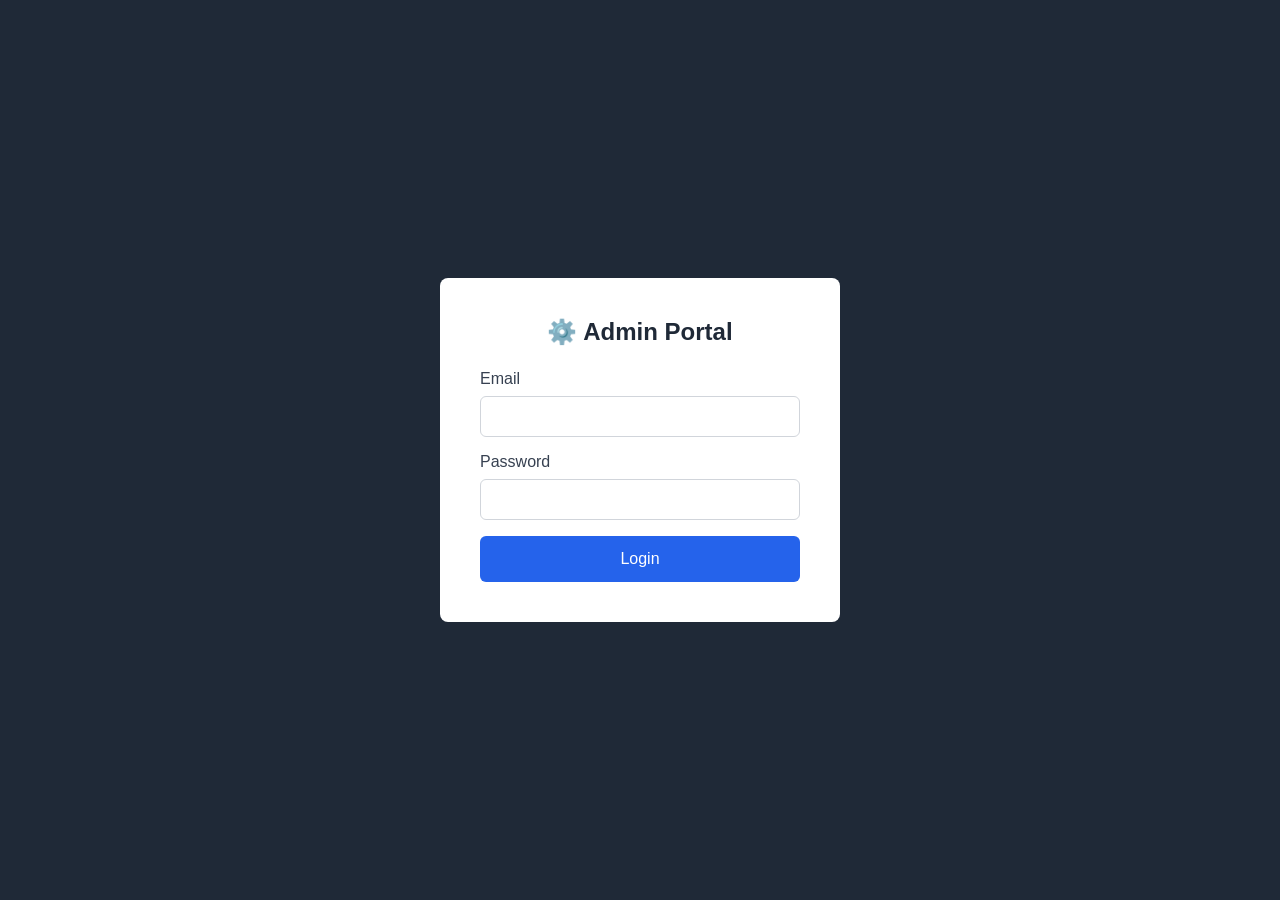
<file: frontend/admin/dashboard.html>
<!DOCTYPE html>
<html lang="en">
<head>
    <meta charset="UTF-8">
    <meta name="viewport" content="width=device-width, initial-scale=1.0">
    <title>Admin Dashboard - Smart Parking</title>
    <style>
        * { margin: 0; padding: 0; box-sizing: border-box; }
        body {
            font-family: -apple-system, BlinkMacSystemFont, 'Segoe UI', Roboto, sans-serif;
            background: #f3f4f6;
        }
        .header {
            background: #1f2937;
            color: white;
            padding: 1rem 2rem;
            display: flex;
            justify-content: space-between;
            align-items: center;
        }
        .sidebar {
            position: fixed;
            left: 0;
            top: 60px;
            width: 250px;
            height: calc(100vh - 60px);
            background: white;
            padding: 1.5rem;
            box-shadow: 2px 0 4px rgba(0,0,0,0.1);
        }
        .nav-item {
            padding: 0.75rem 1rem;
            margin-bottom: 0.5rem;
            border-radius: 0.375rem;
            cursor: pointer;
            color: #374151;
        }
        .nav-item:hover, .nav-item.active {
            background: #eff6ff;
            color: #2563eb;
        }
        .main-content {
            margin-left: 250px;
            padding: 2rem;
        }
        .stats-grid {
            display: grid;
            grid-template-columns: repeat(auto-fit, minmax(200px, 1fr));
            gap: 1.5rem;
            margin-bottom: 2rem;
        }
        .stat-card {
            background: white;
            padding: 1.5rem;
            border-radius: 0.5rem;
            box-shadow: 0 1px 3px rgba(0,0,0,0.1);
        }
        .stat-value {
            font-size: 2rem;
            font-weight: bold;
            color: #2563eb;
        }
        .stat-label {
            color: #6b7280;
            margin-top: 0.5rem;
        }
        .section {
            background: white;
            padding: 1.5rem;
            border-radius: 0.5rem;
            margin-bottom: 1.5rem;
            box-shadow: 0 1px 3px rgba(0,0,0,0.1);
        }
        table {
            width: 100%;
            border-collapse: collapse;
        }
        th, td {
            text-align: left;
            padding: 0.75rem;
            border-bottom: 1px solid #e5e7eb;
        }
        th {
            color: #6b7280;
            font-weight: 600;
        }
        .status {
            padding: 0.25rem 0.75rem;
            border-radius: 9999px;
            font-size: 0.875rem;
        }
        .status.available { background: #d1fae5; color: #065f46; }
        .status.occupied { background: #fee2e2; color: #991b1b; }
        .status.reserved { background: #fef3c7; color: #92400e; }
        button.action {
            padding: 0.5rem 1rem;
            background: #2563eb;
            color: white;
            border: none;
            border-radius: 0.375rem;
            cursor: pointer;
        }
    </style>
</head>
<body>
    <header class="header">
        <h2>⚙️ Smart Parking Admin</h2>
        <div>
            <span id="admin-name">Admin</span>
            <button onclick="logout()" style="margin-left: 1rem; padding: 0.5rem 1rem; background: #ef4444; color: white; border: none; border-radius: 0.375rem; cursor: pointer;">Logout</button>
        </div>
    </header>

    <nav class="sidebar">
        <div class="nav-item active" onclick="showSection('dashboard')">📊 Dashboard</div>
        <div class="nav-item" onclick="showSection('slots')">🅿️ Parking Slots</div>
        <div class="nav-item" onclick="showSection('reservations')">🎫 Reservations</div>
        <div class="nav-item" onclick="showSection('reports')">📈 Reports</div>
        <div class="nav-item" onclick="showSection('logs')">📋 System Logs</div>
    </nav>

    <main class="main-content">
        <!-- Dashboard Section -->
        <div id="dashboard-section">
            <h3 style="margin-bottom: 1.5rem;">Dashboard Overview</h3>
            <div class="stats-grid">
                <div class="stat-card">
                    <div class="stat-value" id="stat-total">-</div>
                    <div class="stat-label">Total Slots</div>
                </div>
                <div class="stat-card">
                    <div class="stat-value" id="stat-available">-</div>
                    <div class="stat-label">Available</div>
                </div>
                <div class="stat-card">
                    <div class="stat-value" id="stat-occupied">-</div>
                    <div class="stat-label">Occupied</div>
                </div>
                <div class="stat-card">
                    <div class="stat-value" id="stat-reserved">-</div>
                    <div class="stat-label">Reserved</div>
                </div>
            </div>
        </div>

        <!-- Slots Section -->
        <div id="slots-section" class="section" style="display: none;">
            <h3 style="margin-bottom: 1rem;">Parking Slots Management</h3>
            <table>
                <thead>
                    <tr>
                        <th>Slot</th>
                        <th>Location</th>
                        <th>Status</th>
                        <th>Rate (KES)</th>
                        <th>Actions</th>
                    </tr>
                </thead>
                <tbody id="slots-table"></tbody>
            </table>
        </div>

        <!-- Logs Section -->
        <div id="logs-section" class="section" style="display: none;">
            <h3 style="margin-bottom: 1rem;">System Logs</h3>
            <table>
                <thead>
                    <tr>
                        <th>Timestamp</th>
                        <th>Level</th>
                        <th>Component</th>
                        <th>Message</th>
                    </tr>
                </thead>
                <tbody id="logs-table"></tbody>
            </table>
        </div>
    </main>

    <script>
        const API_URL = 'http://localhost:5000/api';
        
        document.addEventListener('DOMContentLoaded', () => {
            checkAuth();
            loadStats();
            loadSlots();
        });
        
        function checkAuth() {
            const token = localStorage.getItem('token');
            const user = JSON.parse(localStorage.getItem('user') || '{}');
            if (!token || user.role !== 'admin') {
                window.location.href = 'login.html';
                return;
            }
            document.getElementById('admin-name').textContent = user.full_name;
        }
        
        async function loadStats() {
            try {
                const res = await fetch(`${API_URL}/parking/occupancy`, {
                    headers: { 'Authorization': `Bearer ${localStorage.getItem('token')}` }
                });
                const data = await res.json();
                
                if (data.success) {
                    const stats = {};
                    data.occupancy.forEach(item => {
                        stats[item.status] = item.count;
                    });
                    document.getElementById('stat-available').textContent = stats.available || 0;
                    document.getElementById('stat-occupied').textContent = stats.occupied || 0;
                    document.getElementById('stat-reserved').textContent = stats.reserved || 0;
                    document.getElementById('stat-total').textContent = 
                        (stats.available || 0) + (stats.occupied || 0) + (stats.reserved || 0);
                }
            } catch (err) {
                console.error(err);
            }
        }
        
        async function loadSlots() {
            try {
                const res = await fetch(`${API_URL}/parking/slots?status=`, {
                    headers: { 'Authorization': `Bearer ${localStorage.getItem('token')}` }
                });
                const data = await res.json();
                
                if (data.success) {
                    const tbody = document.getElementById('slots-table');
                    tbody.innerHTML = data.data.map(slot => `
                        <tr>
                            <td>${slot.slot_number}</td>
                            <td>${slot.location}</td>
                            <td><span class="status ${slot.status}">${slot.status}</span></td>
                            <td>${slot.hourly_rate}</td>
                            <td>
                                <button class="action" onclick="updateSlot(${slot.slot_id}, 'maintenance')">Maintenance</button>
                                <button class="action" onclick="updateSlot(${slot.slot_id}, 'available')">Available</button>
                            </td>
                        </tr>
                    `).join('');
                }
            } catch (err) {
                console.error(err);
            }
        }
        
        async function updateSlot(slotId, status) {
            try {
                const res = await fetch(`${API_URL}/parking/slots/${slotId}`, {
                    method: 'PUT',
                    headers: {
                        'Content-Type': 'application/json',
                        'Authorization': `Bearer ${localStorage.getItem('token')}`
                    },
                    body: JSON.stringify({ status })
                });
                if (res.ok) {
                    loadSlots();
                    loadStats();
                }
            } catch (err) {
                alert('Update failed');
            }
        }
        
        async function loadLogs() {
            try {
                const res = await fetch(`${API_URL}/reports/logs?limit=50`, {
                    headers: { 'Authorization': `Bearer ${localStorage.getItem('token')}` }
                });
                const data = await res.json();
                
                if (data.success) {
                    const tbody = document.getElementById('logs-table');
                    tbody.innerHTML = data.data.map(log => `
                        <tr>
                            <td>${new Date(log.timestamp).toLocaleString()}</td>
                            <td>${log.level}</td>
                            <td>${log.component}</td>
                            <td>${log.message}</td>
                        </tr>
                    `).join('');
                }
            } catch (err) {
                console.error(err);
            }
        }
        
        function showSection(section) {
            document.querySelectorAll('.nav-item').forEach(el => el.classList.remove('active'));
            event.target.classList.add('active');
            
            document.getElementById('dashboard-section').style.display = 'none';
            document.getElementById('slots-section').style.display = 'none';
            document.getElementById('logs-section').style.display = 'none';
            
            if (section === 'dashboard') {
                document.getElementById('dashboard-section').style.display = 'block';
                loadStats();
            } else if (section === 'slots') {
                document.getElementById('slots-section').style.display = 'block';
                loadSlots();
            } else if (section === 'logs') {
                document.getElementById('logs-section').style.display = 'block';
                loadLogs();
            }
        }
        
        function logout() {
            localStorage.clear();
            window.location.href = 'login.html';
        }
    </script>
</body>
</html>
</file>
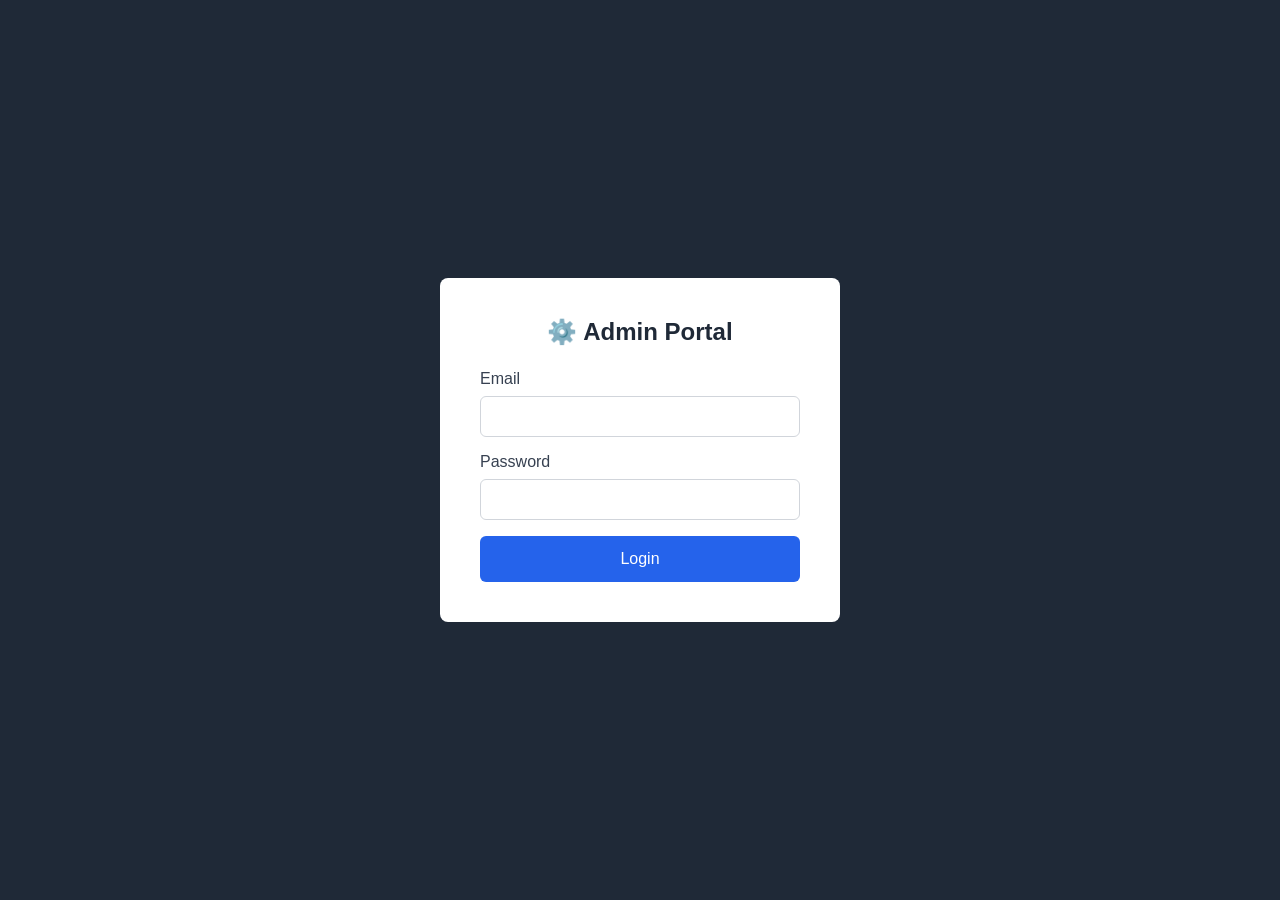
<file: frontend/admin/login.html>
<!DOCTYPE html>
<html lang="en">
<head>
    <meta charset="UTF-8">
    <meta name="viewport" content="width=device-width, initial-scale=1.0">
    <title>Admin Login - Smart Parking</title>
    <style>
        * { margin: 0; padding: 0; box-sizing: border-box; }
        body {
            font-family: -apple-system, BlinkMacSystemFont, 'Segoe UI', Roboto, sans-serif;
            background: #1f2937;
            min-height: 100vh;
            display: flex;
            align-items: center;
            justify-content: center;
        }
        .login-box {
            background: white;
            padding: 2.5rem;
            border-radius: 0.5rem;
            width: 90%;
            max-width: 400px;
        }
        h2 { text-align: center; color: #1f2937; margin-bottom: 1.5rem; }
        .form-group { margin-bottom: 1rem; }
        label { display: block; margin-bottom: 0.5rem; color: #374151; }
        input {
            width: 100%;
            padding: 0.75rem;
            border: 1px solid #d1d5db;
            border-radius: 0.375rem;
        }
        button {
            width: 100%;
            padding: 0.875rem;
            background: #2563eb;
            color: white;
            border: none;
            border-radius: 0.375rem;
            cursor: pointer;
            font-size: 1rem;
        }
        .error {
            background: #fee2e2;
            color: #991b1b;
            padding: 0.75rem;
            border-radius: 0.375rem;
            margin-bottom: 1rem;
            display: none;
        }
    </style>
</head>
<body>
    <div class="login-box">
        <h2>⚙️ Admin Portal</h2>
        <div id="error" class="error"></div>
        <form onsubmit="handleLogin(event)">
            <div class="form-group">
                <label>Email</label>
                <input type="email" id="email" required>
            </div>
            <div class="form-group">
                <label>Password</label>
                <input type="password" id="password" required>
            </div>
            <button type="submit">Login</button>
        </form>
    </div>

    <script>
        const API_URL = 'http://localhost:5000/api';
        
        async function handleLogin(e) {
            e.preventDefault();
            const email = document.getElementById('email').value;
            const password = document.getElementById('password').value;
            
            try {
                const res = await fetch(`${API_URL}/auth/login`, {
                    method: 'POST',
                    headers: { 'Content-Type': 'application/json' },
                    body: JSON.stringify({ email, password })
                });
                const data = await res.json();
                
                if (data.success && data.user.role === 'admin') {
                    localStorage.setItem('token', data.token);
                    localStorage.setItem('user', JSON.stringify(data.user));
                    window.location.href = 'dashboard.html';
                } else {
                    document.getElementById('error').style.display = 'block';
                    document.getElementById('error').textContent = 
                        data.user?.role !== 'admin' ? 'Admin access only' : 'Invalid credentials';
                }
            } catch (err) {
                document.getElementById('error').style.display = 'block';
                document.getElementById('error').textContent = 'Network error';
            }
        }
    </script>
</body>
</html>
</file>
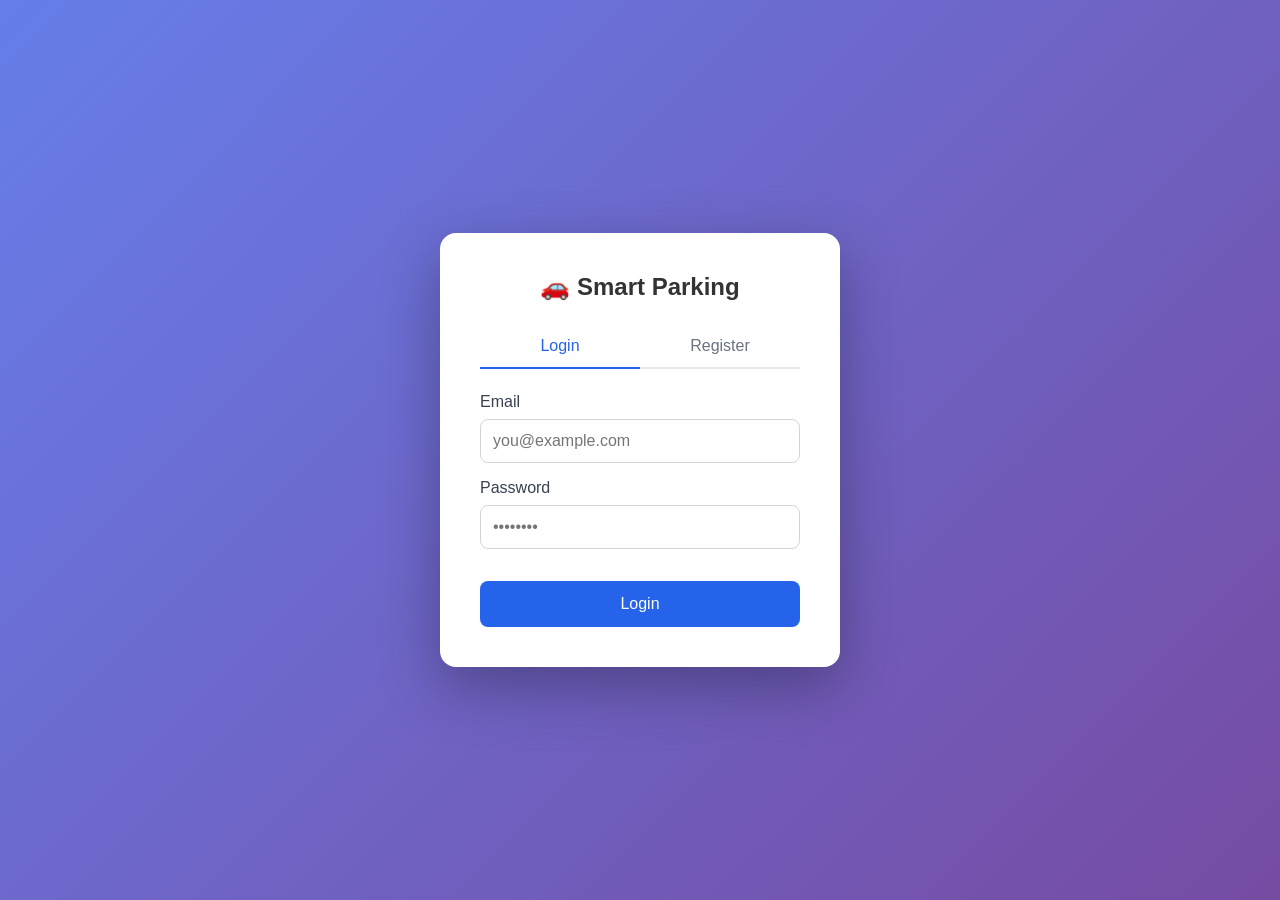
<file: frontend/driver/login.html>
<!DOCTYPE html>
<html lang="en">
<head>
    <meta charset="UTF-8">
    <meta name="viewport" content="width=device-width, initial-scale=1.0">
    <title>Login - Smart Parking</title>
    <style>
        * { margin: 0; padding: 0; box-sizing: border-box; }
        body {
            font-family: -apple-system, BlinkMacSystemFont, 'Segoe UI', Roboto, sans-serif;
            background: linear-gradient(135deg, #667eea 0%, #764ba2 100%);
            min-height: 100vh;
            display: flex;
            align-items: center;
            justify-content: center;
        }
        .auth-box {
            background: white;
            padding: 2.5rem;
            border-radius: 1rem;
            box-shadow: 0 20px 60px rgba(0,0,0,0.3);
            width: 90%;
            max-width: 400px;
        }
        h2 { text-align: center; color: #333; margin-bottom: 1.5rem; }
        .tabs {
            display: flex;
            margin-bottom: 1.5rem;
            border-bottom: 2px solid #e5e7eb;
        }
        .tab {
            flex: 1;
            padding: 0.75rem;
            background: none;
            border: none;
            cursor: pointer;
            color: #6b7280;
            font-size: 1rem;
        }
        .tab.active {
            color: #2563eb;
            border-bottom: 2px solid #2563eb;
            margin-bottom: -2px;
        }
        .form-group { margin-bottom: 1rem; }
        label {
            display: block;
            margin-bottom: 0.5rem;
            color: #374151;
            font-weight: 500;
        }
        input {
            width: 100%;
            padding: 0.75rem;
            border: 1px solid #d1d5db;
            border-radius: 0.5rem;
            font-size: 1rem;
        }
        input:focus {
            outline: none;
            border-color: #2563eb;
            ring: 2px solid #bfdbfe;
        }
        button[type="submit"] {
            width: 100%;
            padding: 0.875rem;
            background: #2563eb;
            color: white;
            border: none;
            border-radius: 0.5rem;
            font-size: 1rem;
            cursor: pointer;
            margin-top: 1rem;
        }
        button[type="submit"]:hover { background: #1d4ed8; }
        .message {
            padding: 0.75rem;
            border-radius: 0.375rem;
            margin-bottom: 1rem;
            display: none;
        }
        .message.error { background: #fee2e2; color: #991b1b; display: block; }
        .message.success { background: #d1fae5; color: #065f46; display: block; }
    </style>
</head>
<body>
    <div class="auth-box">
        <h2>🚗 Smart Parking</h2>
        
        <div class="tabs">
            <button class="tab active" onclick="showTab('login')">Login</button>
            <button class="tab" onclick="showTab('register')">Register</button>
        </div>

        <div id="message" class="message"></div>

        <form id="login-form" onsubmit="handleLogin(event)">
            <div class="form-group">
                <label>Email</label>
                <input type="email" id="login-email" required placeholder="you@example.com">
            </div>
            <div class="form-group">
                <label>Password</label>
                <input type="password" id="login-password" required placeholder="••••••••">
            </div>
            <button type="submit">Login</button>
        </form>

        <form id="register-form" style="display: none;" onsubmit="handleRegister(event)">
            <div class="form-group">
                <label>Full Name</label>
                <input type="text" id="reg-name" required placeholder="John Doe">
            </div>
            <div class="form-group">
                <label>Email</label>
                <input type="email" id="reg-email" required placeholder="you@example.com">
            </div>
            <div class="form-group">
                <label>Phone</label>
                <input type="tel" id="reg-phone" placeholder="0712345678">
            </div>
            <div class="form-group">
                <label>Password</label>
                <input type="password" id="reg-password" required minlength="6" placeholder="••••••••">
            </div>
            <button type="submit">Register</button>
        </form>
    </div>

    <script>
        const API_URL = 'http://localhost:5000/api';

        function showTab(tab) {
            document.querySelectorAll('.tab').forEach(t => t.classList.remove('active'));
            event.target.classList.add('active');
            
            if (tab === 'login') {
                document.getElementById('login-form').style.display = 'block';
                document.getElementById('register-form').style.display = 'none';
            } else {
                document.getElementById('login-form').style.display = 'none';
                document.getElementById('register-form').style.display = 'block';
            }
            document.getElementById('message').style.display = 'none';
        }

        async function handleLogin(e) {
            e.preventDefault();
            const email = document.getElementById('login-email').value;
            const password = document.getElementById('login-password').value;

            try {
                const res = await fetch(`${API_URL}/auth/login`, {
                    method: 'POST',
                    headers: { 'Content-Type': 'application/json' },
                    body: JSON.stringify({ email, password })
                });
                const data = await res.json();

                if (data.success) {
                    localStorage.setItem('token', data.token);
                    localStorage.setItem('user', JSON.stringify(data.user));
                    window.location.href = 'index.html';
                } else {
                    showMessage(data.error || 'Login failed', 'error');
                }
            } catch (err) {
                showMessage('Network error', 'error');
            }
        }

        async function handleRegister(e) {
            e.preventDefault();
            const body = {
                full_name: document.getElementById('reg-name').value,
                email: document.getElementById('reg-email').value,
                phone: document.getElementById('reg-phone').value,
                password: document.getElementById('reg-password').value,
                role: 'driver'
            };

            try {
                const res = await fetch(`${API_URL}/auth/register`, {
                    method: 'POST',
                    headers: { 'Content-Type': 'application/json' },
                    body: JSON.stringify(body)
                });
                const data = await res.json();

                if (data.success) {
                    showMessage('Registration successful! Please login.', 'success');
                    showTab('login');
                } else {
                    showMessage(data.error || 'Registration failed', 'error');
                }
            } catch (err) {
                showMessage('Network error', 'error');
            }
        }

        function showMessage(msg, type) {
            const el = document.getElementById('message');
            el.textContent = msg;
            el.className = `message ${type}`;
        }
    </script>
</body>
</html>
</file>
